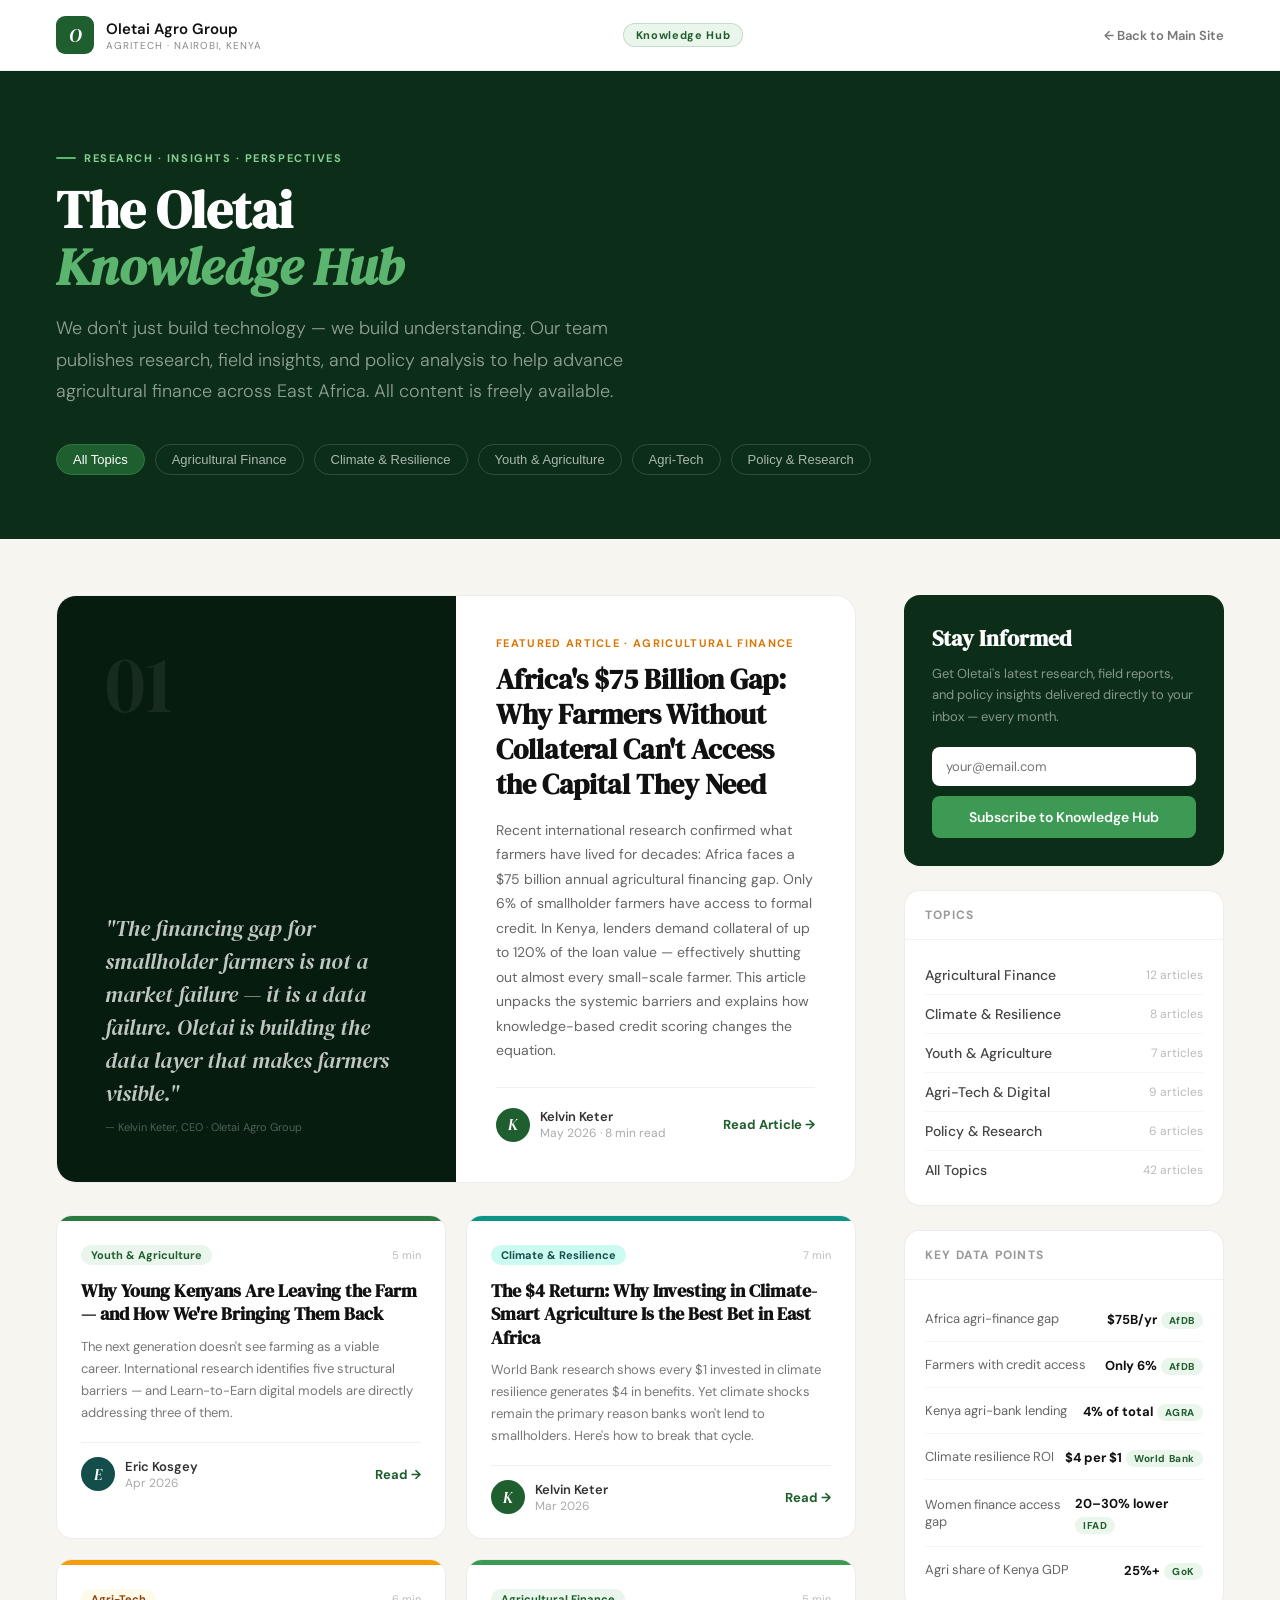
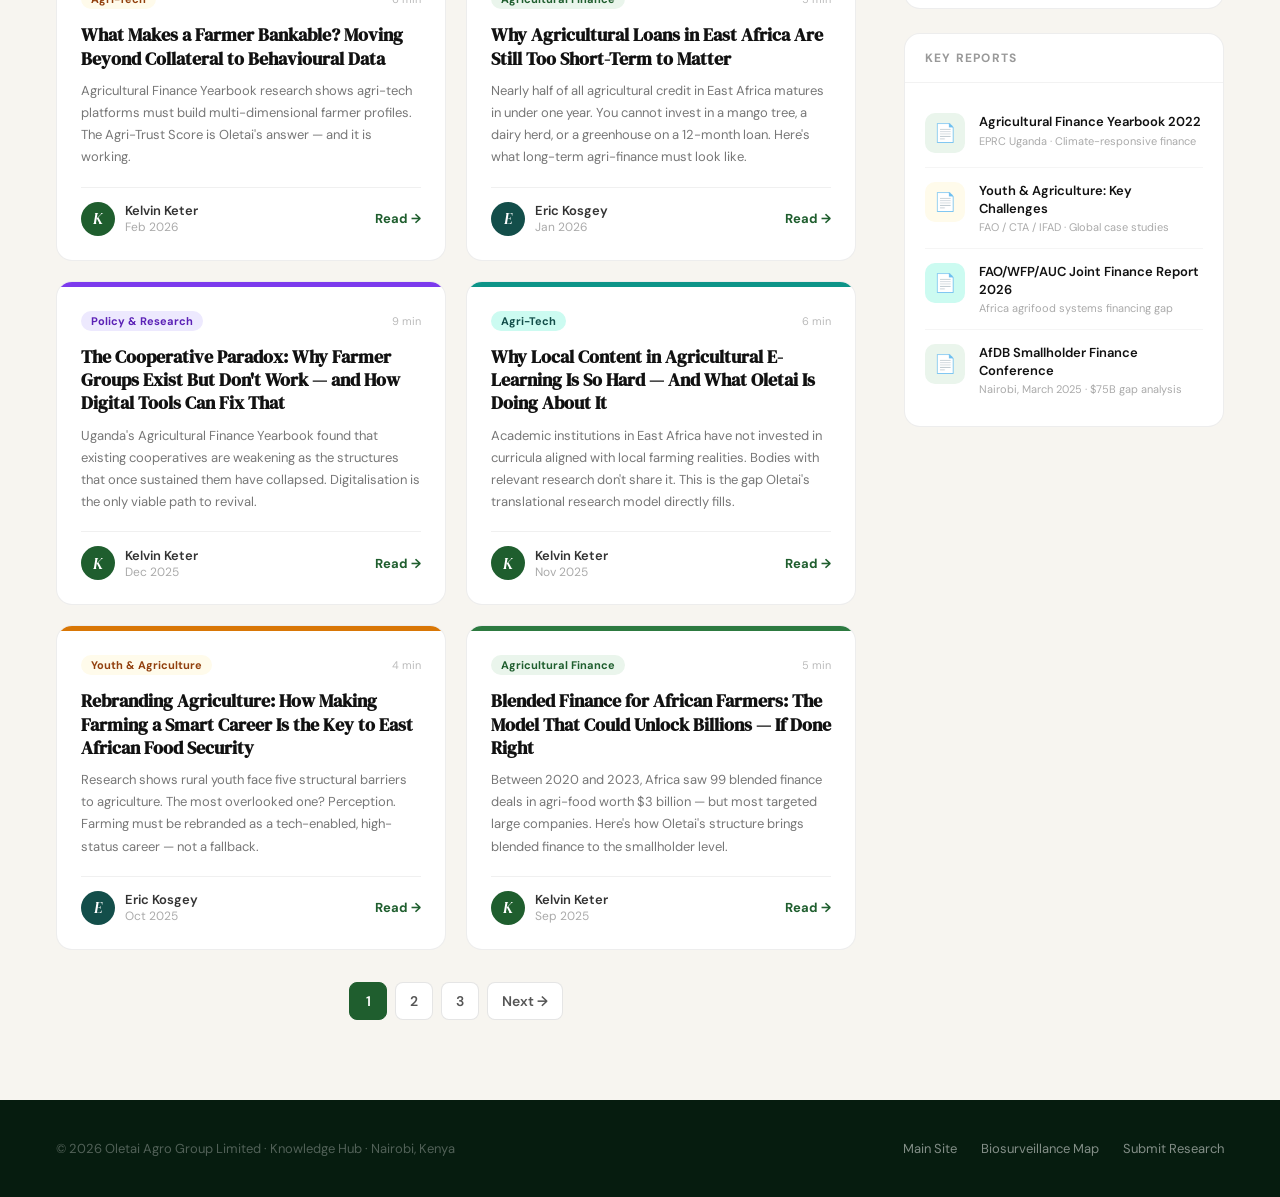
<file: blog.html>
<!DOCTYPE html>
<html lang="en">
<head>
  <meta charset="UTF-8">
  <meta name="viewport" content="width=device-width, initial-scale=1.0">
  <title>Knowledge Hub | Oletai Agro Group</title>
  <link rel="preconnect" href="https://fonts.googleapis.com">
  <link href="https://fonts.googleapis.com/css2?family=DM+Serif+Display:ital@0;1&family=DM+Sans:opsz,wght@9..40,300;9..40,400;9..40,500;9..40,600&display=swap" rel="stylesheet">
  <style>
    :root {
      --green-950: #061C0F;
      --green-900: #0C2E18;
      --green-800: #174523;
      --green-700: #1F5E2E;
      --green-600: #2D7A40;
      --green-500: #3D9A54;
      --green-400: #5BB56E;
      --green-300: #87CE96;
      --green-100: #C8EACE;
      --green-50:  #EAF5EC;
      --amber-700: #92400E;
      --amber-500: #D97706;
      --amber-400: #F59E0B;
      --amber-50:  #FFFBEB;
      --teal-800:  #134E4A;
      --teal-600:  #0D9488;
      --teal-100:  #CCFBF1;
      --sans: 'DM Sans', system-ui, sans-serif;
      --serif: 'DM Serif Display', Georgia, serif;
    }
    *, *::before, *::after { box-sizing: border-box; margin: 0; padding: 0; }
    html { scroll-behavior: smooth; }
    body { font-family: var(--sans); background: #F7F5F0; color: #1a1a1a; overflow-x: hidden; }

    /* NAV */
    nav {
      background: rgba(255,255,255,0.96); backdrop-filter: blur(14px);
      border-bottom: 1px solid rgba(45,122,64,0.1);
      position: sticky; top: 0; z-index: 1000;
    }
    .nav-inner { max-width: 1280px; margin: 0 auto; padding: 0 56px; height: 70px; display: flex; align-items: center; justify-content: space-between; }
    .logo-mark { width: 38px; height: 38px; border-radius: 9px; background: var(--green-700); display: flex; align-items: center; justify-content: center; font-family: var(--serif); font-size: 19px; color: #fff; font-style: italic; flex-shrink: 0; }
    .logo-text { font-size: 15px; font-weight: 600; color: #111; }
    .logo-sub { font-size: 10px; font-weight: 400; color: #888; letter-spacing: 0.1em; text-transform: uppercase; }
    .nav-badge { background: var(--green-50); border: 1px solid rgba(45,122,64,0.2); color: var(--green-700); font-size: 11px; font-weight: 700; padding: 4px 12px; border-radius: 100px; letter-spacing: 0.06em; }
    .nav-back { font-size: 13px; font-weight: 600; color: #777; text-decoration: none; display: flex; align-items: center; gap: 5px; transition: color 0.2s; }
    .nav-back:hover { color: var(--green-600); }

    /* HERO BAND */
    .hub-hero { background: var(--green-900); padding: 72px 56px 64px; }
    .hub-hero-inner { max-width: 1280px; margin: 0 auto; }
    .hub-tag { display: inline-flex; align-items: center; gap: 8px; font-size: 11px; font-weight: 700; letter-spacing: 0.14em; text-transform: uppercase; color: var(--green-300); margin-bottom: 16px; }
    .hub-tag::before { content: ''; width: 20px; height: 2px; background: var(--green-400); border-radius: 1px; }
    .hub-hero h1 { font-family: var(--serif); font-size: 52px; color: #fff; line-height: 1.1; margin-bottom: 18px; }
    .hub-hero h1 em { font-style: italic; color: var(--green-400); }
    .hub-hero p { font-size: 18px; color: rgba(255,255,255,0.55); font-weight: 300; max-width: 600px; line-height: 1.75; margin-bottom: 36px; }
    .topic-pills { display: flex; gap: 10px; flex-wrap: wrap; }
    .topic-pill { border: 1px solid rgba(255,255,255,0.15); color: rgba(255,255,255,0.65); font-size: 13px; font-weight: 500; padding: 7px 16px; border-radius: 100px; cursor: pointer; transition: all 0.2s; background: transparent; }
    .topic-pill:hover, .topic-pill.active { background: var(--green-700); border-color: var(--green-600); color: #fff; }

    /* MAIN LAYOUT */
    .page-body { max-width: 1280px; margin: 0 auto; padding: 56px 56px 80px; display: grid; grid-template-columns: 1fr 320px; gap: 48px; }

    /* FEATURED POST */
    .featured-post { background: #fff; border-radius: 20px; overflow: hidden; border: 1px solid rgba(0,0,0,0.07); margin-bottom: 32px; display: grid; grid-template-columns: 1fr 1fr; }
    .featured-visual { background: var(--green-950); padding: 48px; display: flex; flex-direction: column; justify-content: space-between; }
    .featured-num { font-family: var(--serif); font-size: 80px; color: rgba(255,255,255,0.07); line-height: 1; margin-bottom: 24px; }
    .featured-quote { font-family: var(--serif); font-size: 22px; color: rgba(255,255,255,0.75); font-style: italic; line-height: 1.5; }
    .featured-source { font-size: 11px; color: rgba(255,255,255,0.3); margin-top: 10px; }
    .featured-body { padding: 40px; }
    .featured-label { font-size: 11px; font-weight: 700; text-transform: uppercase; letter-spacing: 0.12em; color: var(--amber-500); margin-bottom: 12px; }
    .featured-body h2 { font-family: var(--serif); font-size: 28px; color: #111; line-height: 1.25; margin-bottom: 16px; }
    .featured-body p { font-size: 14px; color: #666; line-height: 1.75; margin-bottom: 24px; }
    .article-meta { display: flex; align-items: center; gap: 10px; padding-top: 20px; border-top: 1px solid #f0f0f0; }
    .avatar { width: 34px; height: 34px; border-radius: 50%; display: flex; align-items: center; justify-content: center; font-family: var(--serif); font-size: 15px; font-style: italic; flex-shrink: 0; }
    .meta-author { font-size: 13px; font-weight: 600; color: #333; }
    .meta-date { font-size: 12px; color: #aaa; }
    .read-link { margin-left: auto; font-size: 13px; font-weight: 700; color: var(--green-700); text-decoration: none; display: flex; align-items: center; gap: 4px; }
    .read-link:hover { color: var(--green-600); }

    /* ARTICLE GRID */
    .articles-grid { display: grid; grid-template-columns: 1fr 1fr; gap: 20px; }
    .article-card { background: #fff; border-radius: 16px; border: 1px solid rgba(0,0,0,0.07); overflow: hidden; transition: transform 0.2s, box-shadow 0.2s; }
    .article-card:hover { transform: translateY(-3px); box-shadow: 0 12px 32px rgba(0,0,0,0.08); }
    .article-card-top { height: 5px; }
    .article-card-body { padding: 24px; }
    .article-tags { display: flex; gap: 8px; margin-bottom: 14px; align-items: center; flex-wrap: wrap; }
    .tag { font-size: 11px; font-weight: 700; padding: 3px 10px; border-radius: 100px; }
    .read-time { font-size: 11px; color: #bbb; margin-left: auto; }
    .article-card h3 { font-family: var(--serif); font-size: 18px; color: #111; line-height: 1.3; margin-bottom: 10px; }
    .article-card p { font-size: 13px; color: #777; line-height: 1.7; margin-bottom: 18px; }
    .article-card .article-meta { padding-top: 14px; }

    /* SIDEBAR */
    .sidebar { display: flex; flex-direction: column; gap: 24px; }
    .scard { background: #fff; border-radius: 16px; border: 1px solid rgba(0,0,0,0.07); overflow: hidden; }
    .scard-head { padding: 16px 20px; border-bottom: 1px solid rgba(0,0,0,0.05); font-size: 12px; font-weight: 700; text-transform: uppercase; letter-spacing: 0.1em; color: #999; }
    .scard-body { padding: 16px 20px; }
    .topic-list { display: flex; flex-direction: column; gap: 0; }
    .topic-row { display: flex; justify-content: space-between; align-items: center; padding: 10px 0; border-bottom: 1px solid #f5f5f5; font-size: 14px; color: #444; font-weight: 500; cursor: pointer; transition: color 0.2s; text-decoration: none; }
    .topic-row:last-child { border-bottom: none; }
    .topic-row:hover { color: var(--green-700); }
    .topic-count { font-size: 12px; color: #bbb; font-weight: 400; }
    .newsletter-card { background: var(--green-900); border-radius: 16px; padding: 28px; }
    .newsletter-card h3 { font-family: var(--serif); font-size: 22px; color: #fff; margin-bottom: 10px; }
    .newsletter-card p { font-size: 13px; color: rgba(255,255,255,0.5); line-height: 1.65; margin-bottom: 20px; }
    .newsletter-input { width: 100%; padding: 11px 14px; border-radius: 8px; border: none; font-family: var(--sans); font-size: 13px; margin-bottom: 10px; outline: none; }
    .newsletter-btn { width: 100%; background: var(--green-500); color: #fff; border: none; padding: 12px; border-radius: 8px; font-family: var(--sans); font-size: 14px; font-weight: 600; cursor: pointer; transition: background 0.2s; }
    .newsletter-btn:hover { background: var(--green-600); }
    .data-row { display: flex; justify-content: space-between; align-items: center; padding: 12px 0; border-bottom: 1px solid #f5f5f5; }
    .data-row:last-child { border-bottom: none; }
    .data-label { font-size: 13px; color: #666; }
    .data-val { font-size: 13px; font-weight: 700; color: #111; }
    .source-badge { background: var(--green-50); color: var(--green-700); font-size: 10px; font-weight: 700; padding: 2px 8px; border-radius: 100px; letter-spacing: 0.06em; }
    .report-row { display: flex; gap: 14px; align-items: flex-start; padding: 14px 0; border-bottom: 1px solid #f5f5f5; }
    .report-row:last-child { border-bottom: none; }
    .report-ico { width: 40px; height: 40px; border-radius: 10px; display: flex; align-items: center; justify-content: center; font-size: 18px; flex-shrink: 0; }
    .report-row h5 { font-size: 13px; font-weight: 600; color: #111; line-height: 1.35; margin-bottom: 3px; }
    .report-row p { font-size: 11px; color: #aaa; }
    .pagination { display: flex; gap: 8px; justify-content: center; margin-top: 32px; }
    .page-btn { width: 38px; height: 38px; border-radius: 8px; display: flex; align-items: center; justify-content: center; font-size: 14px; font-weight: 600; cursor: pointer; border: 1px solid rgba(0,0,0,0.1); background: #fff; color: #555; transition: all 0.2s; }
    .page-btn.active { background: var(--green-700); color: #fff; border-color: var(--green-700); }
    .page-btn:hover:not(.active) { background: var(--green-50); border-color: var(--green-400); color: var(--green-700); }

    footer { background: var(--green-950); padding: 40px 56px; margin-top: 0; }
    .footer-inner { max-width: 1280px; margin: 0 auto; display: flex; justify-content: space-between; align-items: center; flex-wrap: wrap; gap: 16px; }
    .footer-inner p { font-size: 13px; color: rgba(255,255,255,0.3); }
    .footer-links { display: flex; gap: 24px; }
    .footer-links a { font-size: 13px; color: rgba(255,255,255,0.5); text-decoration: none; transition: color 0.2s; }
    .footer-links a:hover { color: var(--green-400); }

    /* ARTICLE FULL PAGE overlay */
    .article-overlay { display: none; position: fixed; inset: 0; background: rgba(0,0,0,0.5); z-index: 2000; overflow-y: auto; padding: 40px 20px; }
    .article-overlay.open { display: flex; justify-content: center; }
    .article-box { background: #fff; border-radius: 20px; max-width: 780px; width: 100%; padding: 0 0 56px; overflow: hidden; position: relative; align-self: flex-start; margin-top: 20px; }
    .article-box-close { position: absolute; top: 20px; right: 20px; width: 36px; height: 36px; border-radius: 50%; background: rgba(0,0,0,0.08); display: flex; align-items: center; justify-content: center; cursor: pointer; font-size: 16px; border: none; z-index: 2; }
    .article-box-header { background: var(--green-900); padding: 48px 48px 40px; }
    .article-box-body { padding: 40px 48px 0; }
    .article-box-body h2 { font-family: var(--serif); font-size: 26px; color: #111; margin: 28px 0 14px; }
    .article-box-body p { font-size: 16px; color: #444; line-height: 1.85; margin-bottom: 20px; }
    .article-box-body blockquote { border-left: 3px solid var(--green-500); padding: 16px 24px; background: var(--green-50); border-radius: 0 12px 12px 0; margin: 24px 0; font-family: var(--serif); font-size: 20px; color: var(--green-900); font-style: italic; line-height: 1.5; }
    .article-box-body ul { padding-left: 20px; margin-bottom: 20px; }
    .article-box-body ul li { font-size: 16px; color: #444; line-height: 1.85; margin-bottom: 8px; }
    .article-stat { display: inline-block; background: var(--green-50); border: 1px solid rgba(45,122,64,0.15); border-radius: 12px; padding: 16px 20px; margin: 8px 4px; text-align: center; }
    .article-stat-n { font-family: var(--serif); font-size: 32px; color: var(--green-700); line-height: 1; }
    .article-stat-l { font-size: 12px; color: #888; margin-top: 4px; }
  </style>
</head>
<body>

<!-- NAV -->
<nav>
  <div class="nav-inner">
    <a href="index.html" style="display:flex;align-items:center;gap:12px;text-decoration:none">
      <div class="logo-mark">O</div>
      <div>
        <div class="logo-text">Oletai Agro Group</div>
        <div class="logo-sub">Agritech · Nairobi, Kenya</div>
      </div>
    </a>
    <span class="nav-badge">Knowledge Hub</span>
    <a href="index.html" class="nav-back">← Back to Main Site</a>
  </div>
</nav>

<!-- HERO BAND -->
<div class="hub-hero">
  <div class="hub-hero-inner">
    <div class="hub-tag">Research · Insights · Perspectives</div>
    <h1>The Oletai<br><em>Knowledge Hub</em></h1>
    <p>We don't just build technology — we build understanding. Our team publishes research, field insights, and policy analysis to help advance agricultural finance across East Africa. All content is freely available.</p>
    <div class="topic-pills">
      <button class="topic-pill active" onclick="filterPosts('all', this)">All Topics</button>
      <button class="topic-pill" onclick="filterPosts('finance', this)">Agricultural Finance</button>
      <button class="topic-pill" onclick="filterPosts('climate', this)">Climate & Resilience</button>
      <button class="topic-pill" onclick="filterPosts('youth', this)">Youth & Agriculture</button>
      <button class="topic-pill" onclick="filterPosts('tech', this)">Agri-Tech</button>
      <button class="topic-pill" onclick="filterPosts('policy', this)">Policy & Research</button>
    </div>
  </div>
</div>

<!-- MAIN BODY -->
<div class="page-body">
  <div>
    <!-- FEATURED -->
    <div class="featured-post">
      <div class="featured-visual">
        <div class="featured-num">01</div>
        <div>
          <div class="featured-quote">"The financing gap for smallholder farmers is not a market failure — it is a data failure. Oletai is building the data layer that makes farmers visible."</div>
          <div class="featured-source">— Kelvin Keter, CEO · Oletai Agro Group</div>
        </div>
      </div>
      <div class="featured-body">
        <div class="featured-label">Featured Article · Agricultural Finance</div>
        <h2>Africa's $75 Billion Gap: Why Farmers Without Collateral Can't Access the Capital They Need</h2>
        <p>Recent international research confirmed what farmers have lived for decades: Africa faces a $75 billion annual agricultural financing gap. Only 6% of smallholder farmers have access to formal credit. In Kenya, lenders demand collateral of up to 120% of the loan value — effectively shutting out almost every small-scale farmer. This article unpacks the systemic barriers and explains how knowledge-based credit scoring changes the equation.</p>
        <div class="article-meta">
          <div class="avatar" style="background:var(--green-700);color:#fff">K</div>
          <div>
            <div class="meta-author">Kelvin Keter</div>
            <div class="meta-date">May 2026 · 8 min read</div>
          </div>
          <a href="#" class="read-link" onclick="openArticle('article1');return false">Read Article →</a>
        </div>
      </div>
    </div>

    <!-- ARTICLES GRID -->
    <div class="articles-grid" id="articles-grid">

      <div class="article-card" data-topic="youth">
        <div class="article-card-top" style="background:var(--green-600)"></div>
        <div class="article-card-body">
          <div class="article-tags">
            <span class="tag" style="background:var(--green-50);color:var(--green-700)">Youth & Agriculture</span>
            <span class="read-time">5 min</span>
          </div>
          <h3>Why Young Kenyans Are Leaving the Farm — and How We're Bringing Them Back</h3>
          <p>The next generation doesn't see farming as a viable career. International research identifies five structural barriers — and Learn-to-Earn digital models are directly addressing three of them.</p>
          <div class="article-meta">
            <div class="avatar" style="background:var(--teal-800);color:#fff">E</div>
            <div><div class="meta-author">Eric Kosgey</div><div class="meta-date">Apr 2026</div></div>
            <a href="#" class="read-link" onclick="openArticle('article2');return false">Read →</a>
          </div>
        </div>
      </div>

      <div class="article-card" data-topic="climate">
        <div class="article-card-top" style="background:var(--teal-600)"></div>
        <div class="article-card-body">
          <div class="article-tags">
            <span class="tag" style="background:var(--teal-100);color:var(--teal-800)">Climate & Resilience</span>
            <span class="read-time">7 min</span>
          </div>
          <h3>The $4 Return: Why Investing in Climate-Smart Agriculture Is the Best Bet in East Africa</h3>
          <p>World Bank research shows every $1 invested in climate resilience generates $4 in benefits. Yet climate shocks remain the primary reason banks won't lend to smallholders. Here's how to break that cycle.</p>
          <div class="article-meta">
            <div class="avatar" style="background:var(--green-700);color:#fff">K</div>
            <div><div class="meta-author">Kelvin Keter</div><div class="meta-date">Mar 2026</div></div>
            <a href="#" class="read-link" onclick="openArticle('article3');return false">Read →</a>
          </div>
        </div>
      </div>

      <div class="article-card" data-topic="tech">
        <div class="article-card-top" style="background:var(--amber-400)"></div>
        <div class="article-card-body">
          <div class="article-tags">
            <span class="tag" style="background:var(--amber-50);color:var(--amber-700)">Agri-Tech</span>
            <span class="read-time">6 min</span>
          </div>
          <h3>What Makes a Farmer Bankable? Moving Beyond Collateral to Behavioural Data</h3>
          <p>Agricultural Finance Yearbook research shows agri-tech platforms must build multi-dimensional farmer profiles. The Agri-Trust Score is Oletai's answer — and it is working.</p>
          <div class="article-meta">
            <div class="avatar" style="background:var(--green-700);color:#fff">K</div>
            <div><div class="meta-author">Kelvin Keter</div><div class="meta-date">Feb 2026</div></div>
            <a href="#" class="read-link" onclick="openArticle('article4');return false">Read →</a>
          </div>
        </div>
      </div>

      <div class="article-card" data-topic="finance">
        <div class="article-card-top" style="background:var(--green-500)"></div>
        <div class="article-card-body">
          <div class="article-tags">
            <span class="tag" style="background:var(--green-50);color:var(--green-700)">Agricultural Finance</span>
            <span class="read-time">5 min</span>
          </div>
          <h3>Why Agricultural Loans in East Africa Are Still Too Short-Term to Matter</h3>
          <p>Nearly half of all agricultural credit in East Africa matures in under one year. You cannot invest in a mango tree, a dairy herd, or a greenhouse on a 12-month loan. Here's what long-term agri-finance must look like.</p>
          <div class="article-meta">
            <div class="avatar" style="background:var(--teal-800);color:#fff">E</div>
            <div><div class="meta-author">Eric Kosgey</div><div class="meta-date">Jan 2026</div></div>
            <a href="#" class="read-link" onclick="openArticle('article5');return false">Read →</a>
          </div>
        </div>
      </div>

      <div class="article-card" data-topic="policy">
        <div class="article-card-top" style="background:#7C3AED"></div>
        <div class="article-card-body">
          <div class="article-tags">
            <span class="tag" style="background:#EDE9FE;color:#5B21B6">Policy & Research</span>
            <span class="read-time">9 min</span>
          </div>
          <h3>The Cooperative Paradox: Why Farmer Groups Exist But Don't Work — and How Digital Tools Can Fix That</h3>
          <p>Uganda's Agricultural Finance Yearbook found that existing cooperatives are weakening as the structures that once sustained them have collapsed. Digitalisation is the only viable path to revival.</p>
          <div class="article-meta">
            <div class="avatar" style="background:var(--green-700);color:#fff">K</div>
            <div><div class="meta-author">Kelvin Keter</div><div class="meta-date">Dec 2025</div></div>
            <a href="#" class="read-link" onclick="openArticle('article6');return false">Read →</a>
          </div>
        </div>
      </div>

      <div class="article-card" data-topic="tech">
        <div class="article-card-top" style="background:var(--teal-600)"></div>
        <div class="article-card-body">
          <div class="article-tags">
            <span class="tag" style="background:var(--teal-100);color:var(--teal-800)">Agri-Tech</span>
            <span class="read-time">6 min</span>
          </div>
          <h3>Why Local Content in Agricultural E-Learning Is So Hard — And What Oletai Is Doing About It</h3>
          <p>Academic institutions in East Africa have not invested in curricula aligned with local farming realities. Bodies with relevant research don't share it. This is the gap Oletai's translational research model directly fills.</p>
          <div class="article-meta">
            <div class="avatar" style="background:var(--green-700);color:#fff">K</div>
            <div><div class="meta-author">Kelvin Keter</div><div class="meta-date">Nov 2025</div></div>
            <a href="#" class="read-link" onclick="openArticle('article7');return false">Read →</a>
          </div>
        </div>
      </div>

      <div class="article-card" data-topic="youth">
        <div class="article-card-top" style="background:var(--amber-500)"></div>
        <div class="article-card-body">
          <div class="article-tags">
            <span class="tag" style="background:var(--amber-50);color:var(--amber-700)">Youth & Agriculture</span>
            <span class="read-time">4 min</span>
          </div>
          <h3>Rebranding Agriculture: How Making Farming a Smart Career Is the Key to East African Food Security</h3>
          <p>Research shows rural youth face five structural barriers to agriculture. The most overlooked one? Perception. Farming must be rebranded as a tech-enabled, high-status career — not a fallback.</p>
          <div class="article-meta">
            <div class="avatar" style="background:var(--teal-800);color:#fff">E</div>
            <div><div class="meta-author">Eric Kosgey</div><div class="meta-date">Oct 2025</div></div>
            <a href="#" class="read-link" onclick="openArticle('article8');return false">Read →</a>
          </div>
        </div>
      </div>

      <div class="article-card" data-topic="finance">
        <div class="article-card-top" style="background:var(--green-600)"></div>
        <div class="article-card-body">
          <div class="article-tags">
            <span class="tag" style="background:var(--green-50);color:var(--green-700)">Agricultural Finance</span>
            <span class="read-time">5 min</span>
          </div>
          <h3>Blended Finance for African Farmers: The Model That Could Unlock Billions — If Done Right</h3>
          <p>Between 2020 and 2023, Africa saw 99 blended finance deals in agri-food worth $3 billion — but most targeted large companies. Here's how Oletai's structure brings blended finance to the smallholder level.</p>
          <div class="article-meta">
            <div class="avatar" style="background:var(--green-700);color:#fff">K</div>
            <div><div class="meta-author">Kelvin Keter</div><div class="meta-date">Sep 2025</div></div>
            <a href="#" class="read-link" onclick="openArticle('article9');return false">Read →</a>
          </div>
        </div>
      </div>

    </div>

    <div class="pagination">
      <div class="page-btn active">1</div>
      <div class="page-btn">2</div>
      <div class="page-btn">3</div>
      <div class="page-btn" style="width:auto;padding:0 14px">Next →</div>
    </div>
  </div>

  <!-- SIDEBAR -->
  <aside class="sidebar">

    <!-- NEWSLETTER -->
    <div class="newsletter-card">
      <h3>Stay Informed</h3>
      <p>Get Oletai's latest research, field reports, and policy insights delivered directly to your inbox — every month.</p>
      <input type="email" class="newsletter-input" placeholder="your@email.com">
      <button class="newsletter-btn" id="subscribe-btn">Subscribe to Knowledge Hub</button>
    </div>

    <!-- TOPICS -->
    <div class="scard">
      <div class="scard-head">Topics</div>
      <div class="scard-body">
        <div class="topic-list">
          <a class="topic-row" href="#" onclick="filterPosts('finance',null);return false">Agricultural Finance <span class="topic-count">12 articles</span></a>
          <a class="topic-row" href="#" onclick="filterPosts('climate',null);return false">Climate & Resilience <span class="topic-count">8 articles</span></a>
          <a class="topic-row" href="#" onclick="filterPosts('youth',null);return false">Youth & Agriculture <span class="topic-count">7 articles</span></a>
          <a class="topic-row" href="#" onclick="filterPosts('tech',null);return false">Agri-Tech & Digital <span class="topic-count">9 articles</span></a>
          <a class="topic-row" href="#" onclick="filterPosts('policy',null);return false">Policy & Research <span class="topic-count">6 articles</span></a>
          <a class="topic-row" href="#" onclick="filterPosts('all',null);return false">All Topics <span class="topic-count">42 articles</span></a>
        </div>
      </div>
    </div>

    <!-- KEY STATS -->
    <div class="scard">
      <div class="scard-head">Key Data Points</div>
      <div class="scard-body">
        <div class="data-row"><span class="data-label">Africa agri-finance gap</span><div><span class="data-val">$75B/yr</span> <span class="source-badge">AfDB</span></div></div>
        <div class="data-row"><span class="data-label">Farmers with credit access</span><div><span class="data-val">Only 6%</span> <span class="source-badge">AfDB</span></div></div>
        <div class="data-row"><span class="data-label">Kenya agri-bank lending</span><div><span class="data-val">4% of total</span> <span class="source-badge">AGRA</span></div></div>
        <div class="data-row"><span class="data-label">Climate resilience ROI</span><div><span class="data-val">$4 per $1</span> <span class="source-badge">World Bank</span></div></div>
        <div class="data-row"><span class="data-label">Women finance access gap</span><div><span class="data-val">20–30% lower</span> <span class="source-badge">IFAD</span></div></div>
        <div class="data-row" style="border:none"><span class="data-label">Agri share of Kenya GDP</span><div><span class="data-val">25%+</span> <span class="source-badge">GoK</span></div></div>
      </div>
    </div>

    <!-- REPORTS & RESOURCES -->
    <div class="scard">
      <div class="scard-head">Key Reports</div>
      <div class="scard-body">
        <div class="report-row">
          <div class="report-ico" style="background:var(--green-50)">📄</div>
          <div>
            <h5>Agricultural Finance Yearbook 2022</h5>
            <p>EPRC Uganda · Climate-responsive finance</p>
          </div>
        </div>
        <div class="report-row">
          <div class="report-ico" style="background:var(--amber-50)">📄</div>
          <div>
            <h5>Youth & Agriculture: Key Challenges</h5>
            <p>FAO / CTA / IFAD · Global case studies</p>
          </div>
        </div>
        <div class="report-row">
          <div class="report-ico" style="background:var(--teal-100)">📄</div>
          <div>
            <h5>FAO/WFP/AUC Joint Finance Report 2026</h5>
            <p>Africa agrifood systems financing gap</p>
          </div>
        </div>
        <div class="report-row" style="border:none">
          <div class="report-ico" style="background:var(--green-50)">📄</div>
          <div>
            <h5>AfDB Smallholder Finance Conference</h5>
            <p>Nairobi, March 2025 · $75B gap analysis</p>
          </div>
        </div>
      </div>
    </div>

  </aside>
</div>

<!-- ARTICLE OVERLAYS -->
<div class="article-overlay" id="article1">
  <div class="article-box">
    <button class="article-box-close" onclick="closeArticle('article1')">✕</button>
    <div class="article-box-header">
      <div style="font-size:11px;font-weight:700;letter-spacing:0.12em;text-transform:uppercase;color:var(--amber-400);margin-bottom:12px">Agricultural Finance · May 2026 · 8 min read</div>
      <h1 style="font-family:var(--serif);font-size:34px;color:#fff;line-height:1.2;margin-bottom:20px">Africa's $75 Billion Gap: Why Farmers Without Collateral Can't Access the Capital They Need</h1>
      <div style="display:flex;align-items:center;gap:12px">
        <div class="avatar" style="background:var(--green-700);color:#fff">K</div>
        <div><div style="font-size:14px;font-weight:600;color:#fff">Kelvin Keter</div><div style="font-size:12px;color:rgba(255,255,255,0.4)">CEO, Oletai Agro Group</div></div>
      </div>
    </div>
    <div class="article-box-body">
      <p>Recent international research published in May 2026 confirmed what millions of farmers have lived for decades: Africa faces a $75 billion annual agricultural financing gap. That is the amount of investment — in tools, inputs, equipment, and services — that farmers need but cannot access. And it is growing.</p>
      <blockquote>"The financing gap for smallholder farmers is not a market failure — it is a data failure. Oletai is building the data layer that makes farmers visible to the financial system."</blockquote>
      <h2>The Root of the Problem</h2>
      <p>Traditional lenders perceive agriculture as high-risk, discouraged by climate volatility, remote rural locations, and the fragmented scale of smallholder operations. In Kenya, the agriculture sector contributes over 25% of GDP and employs millions — yet it receives less than 5% of total commercial bank lending. Some lenders demand collateral of up to 120% of the loan value, effectively locking out every farmer who does not own titled land.</p>
      <p>For the farmer, the barriers are equally formidable. No formal land title means no collateral. Operating in a cash-based economy means no documented credit history. The result is a self-reinforcing cycle: low investment → low yields → deepened perception of risk → less investment.</p>
      <div style="display:flex;gap:12px;flex-wrap:wrap;margin:24px 0">
        <div class="article-stat"><div class="article-stat-n">6%</div><div class="article-stat-l">Farmers with credit access</div></div>
        <div class="article-stat"><div class="article-stat-n">$75B</div><div class="article-stat-l">Annual financing gap</div></div>
        <div class="article-stat"><div class="article-stat-n">4%</div><div class="article-stat-l">Kenya agri-bank lending share</div></div>
      </div>
      <h2>Knowledge as Collateral</h2>
      <p>Oletai's answer to this is the Agri-Trust Score — a dynamic creditworthiness measure built from verified agricultural knowledge, not asset ownership. When a farmer completes a module on soil health, irrigation, or pest management, they are not just learning — they are building the profile that unlocks credit. This model directly addresses what development finance research has identified as a primary barrier: the absence of reliable data on smallholder farmers.</p>
      <p>The data generated by our biosurveillance network — anonymous, real-time, geospatial — provides lenders with something traditional credit scoring never could: forward-looking agronomic intelligence about specific farms, in specific micro-climates, facing specific risks. This is what makes a farmer bankable without collateral.</p>
      <h2>The East Africa Opportunity</h2>
      <p>The African Development Bank President Dr. Akinwumi Adesina stated clearly at the March 2025 Nairobi conference: "Together, let us unleash the potential of agriculture in Africa." His institution is planning a $500 million facility to unlock $10 billion for smallholder farmers — but capital without digital delivery infrastructure reaches only large organisations, not the last mile.</p>
      <p>Oletai is building the last-mile layer. Beginning in Kenya — where mobile money penetration is among the highest in the world — and expanding across East Africa, Rahisi Agro Pay connects institutional capital directly to verified, learning farmers through a single smartphone application.</p>
      <p>The $75 billion gap is a massive challenge. It is also a massive opportunity. And it starts with data.</p>
    </div>
  </div>
</div>

<div class="article-overlay" id="article2">
  <div class="article-box">
    <button class="article-box-close" onclick="closeArticle('article2')">✕</button>
    <div class="article-box-header">
      <div style="font-size:11px;font-weight:700;letter-spacing:0.12em;text-transform:uppercase;color:var(--green-300);margin-bottom:12px">Youth & Agriculture · Apr 2026 · 5 min read</div>
      <h1 style="font-family:var(--serif);font-size:34px;color:#fff;line-height:1.2;margin-bottom:20px">Why Young Kenyans Are Leaving the Farm — and How We're Bringing Them Back</h1>
      <div style="display:flex;align-items:center;gap:12px">
        <div class="avatar" style="background:var(--teal-800);color:#fff">E</div>
        <div><div style="font-size:14px;font-weight:600;color:#fff">Eric Kosgey</div><div style="font-size:12px;color:rgba(255,255,255,0.4)">Co-Founder & Director, Oletai Agro Group</div></div>
      </div>
    </div>
    <div class="article-box-body">
      <p>Landmark international research on youth and agriculture identified five structural barriers that push young people away from farming globally. All five are present in Kenya. Understanding them is the first step to reversing the trend.</p>
      <h2>The Five Barriers</h2>
      <ul>
        <li><strong>Access to knowledge and education</strong> — Agricultural curricula are outdated and disconnected from real farming challenges. Young people don't learn modern, profitable farming in school.</li>
        <li><strong>Access to land</strong> — Land insecurity is the number one barrier to young people starting farms. Without land, there is no collateral, and without collateral, no credit.</li>
        <li><strong>Access to financial resources</strong> — MFIs charge interest rates that make borrowing unviable. Banks require documentation that first-time farmers cannot provide.</li>
        <li><strong>Access to green jobs</strong> — Agriculture is not framed as a career pathway for educated young people. Vocational training for farming is rare and under-resourced.</li>
        <li><strong>Access to markets</strong> — Growing supermarket dominance makes market entry nearly impossible for small-scale producers without aggregation support.</li>
      </ul>
      <blockquote>"The future of food security in East Africa depends on making farming genuinely attractive to the next generation — not just viable, but aspirational."</blockquote>
      <h2>What Oletai Addresses Directly</h2>
      <p>Rahisi Agro Pay directly addresses three of these five barriers. The Learn-to-Earn module system provides modern, localised agricultural knowledge from JKUAT and KALRO in 5-minute interactive sessions. Knowledge-linked credit replaces collateral requirements. And the closed-loop Agrovet network ensures input access at the local level.</p>
      <p>The remaining two — land and market access — represent the next phase of Oletai's product roadmap, with Group Agri-Trust scores enabling cooperative land investment, and market-linkage features planned for the 2027 platform release.</p>
      <p>The research is clear: retain young farmers, and you retain food security. Lose them, and you inherit a crisis. Oletai was founded on the premise that technology — used correctly — is what keeps the next generation on the land.</p>
    </div>
  </div>
</div>

<div class="article-overlay" id="article3">
  <div class="article-box">
    <button class="article-box-close" onclick="closeArticle('article3')">✕</button>
    <div class="article-box-header">
      <div style="font-size:11px;font-weight:700;letter-spacing:0.12em;text-transform:uppercase;color:var(--teal-100);margin-bottom:12px">Climate & Resilience · Mar 2026 · 7 min read</div>
      <h1 style="font-family:var(--serif);font-size:34px;color:#fff;line-height:1.2;margin-bottom:20px">The $4 Return: Why Investing in Climate-Smart Agriculture Is the Best Bet in East Africa</h1>
      <div style="display:flex;align-items:center;gap:12px">
        <div class="avatar" style="background:var(--green-700);color:#fff">K</div>
        <div><div style="font-size:14px;font-weight:600;color:#fff">Kelvin Keter</div><div style="font-size:12px;color:rgba(255,255,255,0.4)">CEO, Oletai Agro Group</div></div>
      </div>
    </div>
    <div class="article-box-body">
      <p>The World Bank and Global Commission on Adaptation have calculated that the average rate of return on investments in climate resilience generates benefit-cost ratios of between 2:1 and 10:1. More specifically, an investment of $1.8 trillion in early warning systems, resilient infrastructure, and improved agriculture practices would generate $7.1 trillion in net benefits over time. Put simply: $1 in → $4 out.</p>
      <blockquote>"Climate change is not just an environmental challenge for East African farmers. It is their primary creditworthiness challenge. A drought doesn't just destroy crops — it destroys the farmer's financial profile for years."</blockquote>
      <h2>The Climate-Credit Trap</h2>
      <p>Uganda's Agricultural Finance Yearbook 2022 documented a damaging cycle: climate shocks reduce agricultural yields, which reduces farmer income, which increases loan default rates, which causes banks to restrict agricultural lending further — making farmers even more vulnerable to the next climate shock. Oletai's AI Agronomist breaks this cycle at two points.</p>
      <p>First, early detection of crop diseases and pest outbreaks — before they become harvest-destroying events — reduces the yield losses that trigger the cycle. Second, the biosurveillance data generated by Rahisi Agro Pay gives financial institutions real-time agronomic intelligence to assess and price climate risk at the farm level, rather than applying blanket sector-level risk premiums that penalise all farmers equally.</p>
      <h2>Climate Finance Is Coming to Africa — Oletai Is the Last Mile</h2>
      <p>Africa received $44 billion in climate finance in 2021/22 — a 48% increase from two years earlier. Yet recent research notes this is still far below the $250 billion annually needed. As climate finance flows increase, the critical gap is not funding — it is delivery infrastructure that reaches individual farmers.</p>
      <p>Rahisi Agro Pay's closed-loop input voucher system ensures climate-smart seeds, drought-resistant varieties, and soil conditioners reach farmers directly — eliminating the cash leakage that often means climate finance never arrives at the farm gate.</p>
    </div>
  </div>
</div>

<footer>
  <div class="footer-inner">
    <p>© 2026 Oletai Agro Group Limited · Knowledge Hub · Nairobi, Kenya</p>
    <div class="footer-links">
      <a href="index.html">Main Site</a>
      <a href="insights.html">Biosurveillance Map</a>
      <a href="mailto:info@oletai.org">Submit Research</a>
    </div>
  </div>
</footer>

<script>
  // Topic filter
  window.filterPosts = function(topic, btn) {
    const cards = document.querySelectorAll('.article-card');
    cards.forEach(c => {
      c.style.display = (topic === 'all' || c.dataset.topic === topic) ? 'block' : 'none';
    });
    document.querySelectorAll('.topic-pill').forEach(p => p.classList.remove('active'));
    if (btn) btn.classList.add('active');
  };

  // Article overlay
  window.openArticle = function(id) {
    document.getElementById(id).classList.add('open');
    document.body.style.overflow = 'hidden';
  };
  window.closeArticle = function(id) {
    document.getElementById(id).classList.remove('open');
    document.body.style.overflow = '';
  };
  document.querySelectorAll('.article-overlay').forEach(overlay => {
    overlay.addEventListener('click', function(e) {
      if (e.target === this) closeArticle(this.id);
    });
  });

  // Newsletter
  document.getElementById('subscribe-btn').addEventListener('click', function() {
    this.textContent = '✓ You\'re subscribed!';
    this.style.background = 'var(--green-800)';
  });

  // Close on ESC
  document.addEventListener('keydown', e => {
    if (e.key === 'Escape') {
      document.querySelectorAll('.article-overlay.open').forEach(o => {
        o.classList.remove('open');
        document.body.style.overflow = '';
      });
    }
  });
</script>
</body>
</html>
</file>
